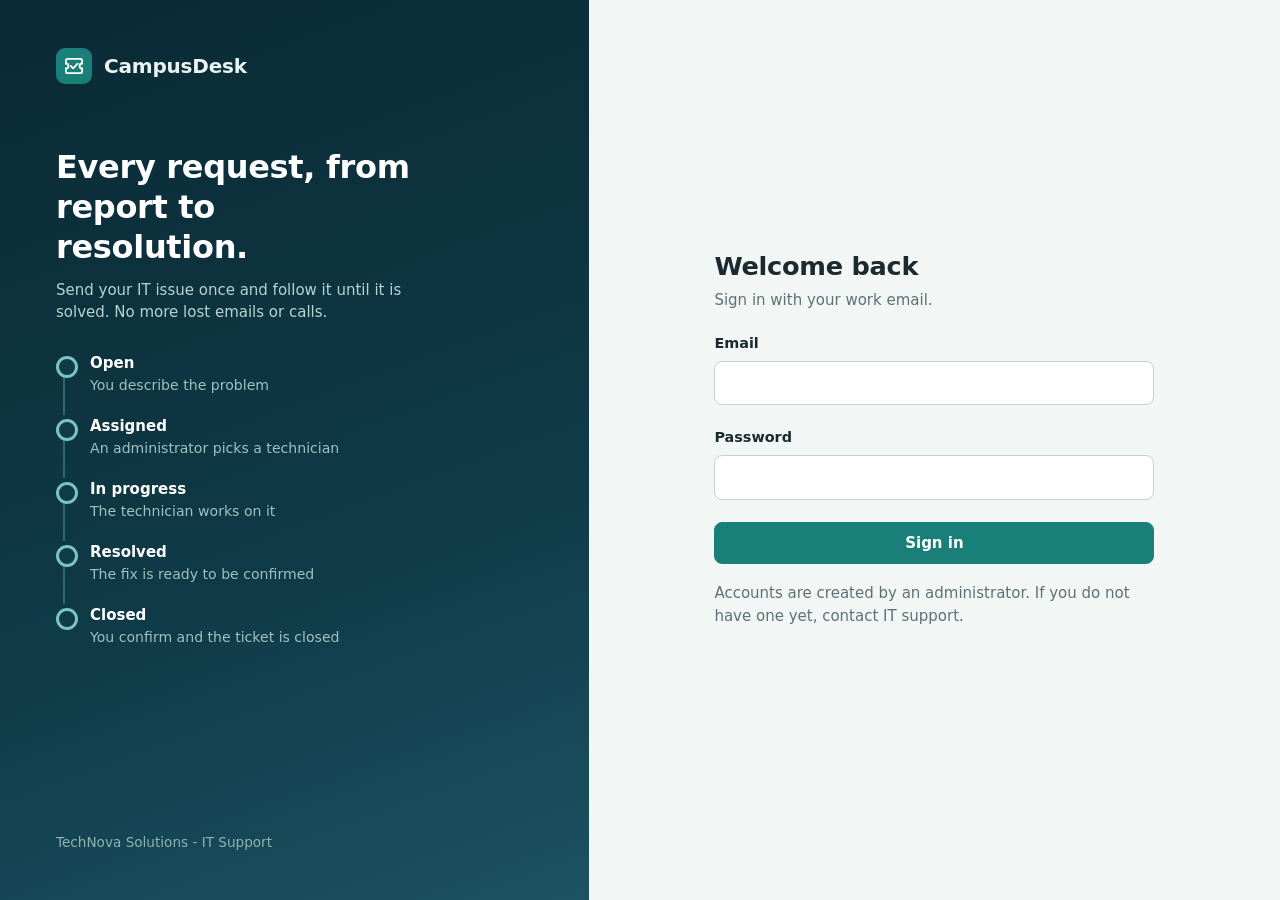
<file: campusdesk/campusdesk/frontend/index.html>
<!DOCTYPE html>
<html lang="en">
<head>
  <meta charset="UTF-8">
  <meta name="viewport" content="width=device-width, initial-scale=1">
  <meta name="color-scheme" content="only light">
  <title>Sign in - CampusDesk</title>
  <meta name="description" content="CampusDesk, the IT support portal of TechNova Solutions.">
  <link rel="icon" href="data:image/svg+xml,%3Csvg xmlns='http://www.w3.org/2000/svg' viewBox='0 0 40 40'%3E%3Crect width='40' height='40' rx='10' fill='%231b7f79'/%3E%3C/svg%3E">
  <link rel="stylesheet" href="css/styles.css">
</head>
<body>
  <div class="auth">
    <section class="auth-brand" aria-label="About CampusDesk">
      <div>
        <div class="logo" id="brand-logo"></div>
        <h2 style="margin-top:56px">Every request, from report to resolution.</h2>
        <p class="lead">Send your IT issue once and follow it until it is solved. No more lost emails or calls.</p>
        <ol class="lifecycle">
          <li style="--i:0"><strong>Open</strong><span>You describe the problem</span></li>
          <li style="--i:1"><strong>Assigned</strong><span>An administrator picks a technician</span></li>
          <li style="--i:2"><strong>In progress</strong><span>The technician works on it</span></li>
          <li style="--i:3"><strong>Resolved</strong><span>The fix is ready to be confirmed</span></li>
          <li style="--i:4"><strong>Closed</strong><span>You confirm and the ticket is closed</span></li>
        </ol>
      </div>
      <p class="auth-foot">TechNova Solutions - IT Support</p>
    </section>

    <section class="auth-panel">
      <div class="auth-card">
        <div class="banner info" id="expired-banner" hidden>Your session expired. Please sign in again.</div>
        <div id="panel-login">
          <h1>Welcome back</h1>
          <p class="sub">Sign in with your work email.</p>
          <form id="login-form" novalidate>
            <div class="field">
              <label for="login-email">Email</label>
              <input id="login-email" name="email" type="email" autocomplete="username" required>
              <span class="field-error"></span>
            </div>
            <div class="field">
              <label for="login-password">Password</label>
              <input id="login-password" name="password" type="password" autocomplete="current-password" required>
              <span class="field-error"></span>
            </div>
            <button class="btn primary block" type="submit">Sign in</button>
          </form>
          <p class="sub" style="margin-top:18px">Accounts are created by an administrator. If you do not have one yet, contact IT support.</p>
        </div>

      </div>
    </section>
  </div>
  <div id="toasts" aria-live="polite"></div>
  <script type="module" src="js/pages/auth.js"></script>
</body>
</html>
</file>
<file: campusdesk/campusdesk/frontend/css/styles.css>
/* CampusDesk - plain CSS3, no frameworks. Mobile friendly (breakpoints: 900px and 560px). */

:root {
  color-scheme: only light;
  --petrol: #0f3a47;
  --petrol-deep: #0a2a34;
  --petrol-soft: #1c5262;
  --teal: #1b7f79;
  --teal-dark: #146560;
  --teal-tint: #e3f2f0;
  --mist: #f2f6f5;
  --surface: #ffffff;
  --line: #dbe4e2;
  --text: #1b2a2f;
  --muted: #5d7277;
  --danger: #b93c36;
  --danger-tint: #fbe9e7;
  --ok: #1c8458;
  --ok-tint: #e1f4ea;
  --warn: #b9700f;
  --warn-tint: #fcefd9;
  --s-open: #34659c;
  --s-assigned: #7254ad;
  --s-progress: #b9700f;
  --s-resolved: #1c8458;
  --s-closed: #66777c;
  --radius: 10px;
  --font: "Segoe UI Variable Text", "Segoe UI", system-ui, -apple-system, "Helvetica Neue", Arial, sans-serif;
}

* { box-sizing: border-box; }
html { -webkit-text-size-adjust: 100%; }
body {
  margin: 0;
  font-family: var(--font);
  font-size: 15px;
  line-height: 1.5;
  color: var(--text);
  background: var(--mist);
}
h1, h2, h3, h4 { margin: 0; line-height: 1.25; letter-spacing: -0.01em; }
h1 { font-size: 1.6rem; font-weight: 700; }
h2 { font-size: 1.15rem; font-weight: 650; }
h3 { font-size: 1rem; font-weight: 650; }
p { margin: 0; }
a { color: var(--teal-dark); }
button, input, select, textarea { font: inherit; color: inherit; }
[hidden] { display: none !important; }
:focus-visible { outline: 3px solid #7cc5bf; outline-offset: 2px; border-radius: 4px; }

.sr-only { position: absolute; width: 1px; height: 1px; overflow: hidden; clip: rect(0 0 0 0); white-space: nowrap; }

/* ---------- buttons ---------- */
.btn {
  display: inline-flex; align-items: center; justify-content: center; gap: 8px;
  padding: 9px 16px; border-radius: 8px; border: 1px solid var(--line);
  background: var(--surface); font-weight: 600; cursor: pointer; text-decoration: none;
  transition: background .15s, border-color .15s, transform .05s;
}
.btn:hover { background: #f3f8f7; border-color: #c4d3d0; }
.btn:active { transform: translateY(1px); }
.btn.primary { background: var(--teal); border-color: var(--teal); color: #fff; }
.btn.primary:hover { background: var(--teal-dark); border-color: var(--teal-dark); }
.btn.danger { color: var(--danger); border-color: #e3bcb8; }
.btn.danger:hover { background: var(--danger-tint); }
.btn.ghost { background: transparent; border-color: transparent; }
.btn.sm { padding: 5px 10px; font-size: .85rem; }
.btn.block { width: 100%; }
.btn[disabled] { opacity: .6; cursor: not-allowed; }
.btn .spin { width: 14px; height: 14px; border-width: 2px; }

/* ---------- forms ---------- */
.field { display: grid; gap: 6px; margin-bottom: 16px; }
.field label { font-weight: 600; font-size: .9rem; }
.field .hint { color: var(--muted); font-size: .82rem; }
input[type="text"], input[type="email"], input[type="password"], input[type="search"], select, textarea {
  width: 100%; padding: 10px 12px; border: 1px solid #c4d3d0; border-radius: 8px; background: #fff;
}
textarea { min-height: 120px; resize: vertical; }
input:focus, select:focus, textarea:focus { border-color: var(--teal); outline: 3px solid #cfe9e6; }
.field.invalid input, .field.invalid select, .field.invalid textarea { border-color: var(--danger); }
.field-error { color: var(--danger); font-size: .84rem; min-height: 0; }
.form-error { background: var(--danger-tint); color: var(--danger); border-radius: 8px; padding: 10px 12px; margin-bottom: 14px; font-size: .92rem; }
.form-actions { display: flex; gap: 10px; justify-content: flex-end; margin-top: 8px; flex-wrap: wrap; }
.row-2 { display: grid; grid-template-columns: 1fr 1fr; gap: 14px; }
.checks { display: grid; gap: 8px; grid-template-columns: 1fr; }
.check { display: flex; gap: 10px; align-items: flex-start; padding: 8px 10px; border: 1px solid var(--line); border-radius: 8px; cursor: pointer; }
.check input { margin-top: 4px; accent-color: var(--teal); }
.check small { display: block; color: var(--muted); }

/* ---------- auth screen ---------- */
.auth { min-height: 100vh; display: grid; grid-template-columns: minmax(320px, 46%) 1fr; }
.auth-brand {
  background: linear-gradient(160deg, var(--petrol-deep), var(--petrol) 60%, var(--petrol-soft));
  color: #e8f3f2; padding: 48px 56px; display: flex; flex-direction: column; justify-content: space-between; gap: 40px;
}
.logo { display: inline-flex; align-items: center; gap: 12px; font-weight: 700; font-size: 1.25rem; letter-spacing: -0.01em; }
.logo svg { width: 36px; height: 36px; flex: none; }
.auth-brand h2 { font-size: 2rem; font-weight: 700; max-width: 16ch; color: #fff; }
.auth-brand p.lead { color: #b8d3d1; max-width: 42ch; margin-top: 12px; }
.lifecycle { list-style: none; margin: 28px 0 0; padding: 0; display: grid; gap: 0; }
.lifecycle li { position: relative; padding: 0 0 18px 34px; color: #d6e8e6; }
.lifecycle li::before { content: ""; position: absolute; left: 7px; top: 22px; bottom: 0; width: 2px; background: #2d6674; }
.lifecycle li:last-child::before { display: none; }
.lifecycle li::after { content: ""; position: absolute; left: 0; top: 4px; width: 16px; height: 16px; border-radius: 50%; background: var(--petrol); border: 3px solid #7cc5bf; }
.lifecycle strong { display: block; color: #fff; }
.lifecycle span { font-size: .88rem; color: #9fc2c0; }
.auth-foot { font-size: .85rem; color: #8fb3b1; }
.auth-panel { display: grid; place-items: center; padding: 32px 20px; }
.auth-card { width: 100%; max-width: 440px; }
.auth-card h1 { margin-bottom: 6px; }
.auth-card .sub { color: var(--muted); margin-bottom: 22px; }
.tabs { display: flex; gap: 4px; background: #e6eeec; padding: 4px; border-radius: 10px; margin-bottom: 22px; }
.tabs button { flex: 1; border: 0; background: transparent; padding: 9px 12px; border-radius: 8px; font-weight: 600; color: var(--muted); cursor: pointer; }
.tabs button[aria-selected="true"] { background: #fff; color: var(--text); box-shadow: 0 1px 2px rgba(15, 58, 71, .12); }
.banner { padding: 10px 12px; border-radius: 8px; margin-bottom: 16px; font-size: .92rem; }
.banner.info { background: var(--teal-tint); color: var(--teal-dark); }

/* ---------- app shell ---------- */
.shell { display: grid; grid-template-columns: 264px 1fr; min-height: 100vh; }
.sidebar {
  background: var(--petrol); color: #d6e8e6; padding: 22px 16px; display: flex; flex-direction: column; gap: 22px;
  position: sticky; top: 0; height: 100vh; overflow-y: auto;
}
.sidebar .logo { color: #fff; padding: 0 8px; }
.nav { display: grid; gap: 4px; }
.nav a {
  display: flex; align-items: center; gap: 12px; padding: 10px 12px; border-radius: 8px; color: #cfe3e1; text-decoration: none; font-weight: 550;
}
.nav a svg { width: 20px; height: 20px; flex: none; }
.nav a:hover { background: rgba(255, 255, 255, .08); }
.nav a[aria-current="page"] { background: #fff; color: var(--petrol); }
.user-card { margin-top: auto; padding: 14px; border-radius: 10px; background: rgba(255, 255, 255, .07); display: grid; gap: 4px; }
.user-card .name { color: #fff; font-weight: 650; overflow-wrap: anywhere; }
.user-card .meta { font-size: .82rem; color: #a9c8c5; overflow-wrap: anywhere; }
.user-card .btn { margin-top: 8px; background: transparent; color: #fff; border-color: rgba(255, 255, 255, .3); }
.user-card .btn:hover { background: rgba(255, 255, 255, .12); }
.main { min-width: 0; display: flex; flex-direction: column; }
.topbar { display: none; align-items: center; gap: 12px; padding: 12px 16px; background: var(--petrol); color: #fff; position: sticky; top: 0; z-index: 20; }
.topbar button { background: transparent; border: 1px solid rgba(255, 255, 255, .35); color: #fff; border-radius: 8px; padding: 6px 10px; cursor: pointer; }
.content { padding: 32px 36px 56px; max-width: 1240px; width: 100%; }
.page-head { display: flex; align-items: flex-end; justify-content: space-between; gap: 16px; flex-wrap: wrap; margin-bottom: 24px; }
.page-head p { color: var(--muted); margin-top: 4px; }
.scrim { display: none; }

/* ---------- cards, stats ---------- */
.card { background: var(--surface); border: 1px solid var(--line); border-radius: var(--radius); padding: 20px; }
.card + .card { margin-top: 18px; }
.card-head { display: flex; align-items: center; justify-content: space-between; gap: 12px; margin-bottom: 14px; flex-wrap: wrap; }
.stats { display: grid; grid-template-columns: repeat(auto-fit, minmax(160px, 1fr)); gap: 14px; margin-bottom: 22px; }
.stat { background: var(--surface); border: 1px solid var(--line); border-radius: var(--radius); padding: 16px 18px; border-top: 4px solid var(--line); }
.stat .value { font-size: 2rem; font-weight: 700; line-height: 1.1; }
.stat .label { color: var(--muted); font-size: .88rem; margin-top: 4px; }
.stat.total { border-top-color: var(--petrol); }
.stat.open { border-top-color: var(--s-open); }
.stat.assigned { border-top-color: var(--s-assigned); }
.stat.progress { border-top-color: var(--s-progress); }
.stat.resolved { border-top-color: var(--s-resolved); }
.stat.closed { border-top-color: var(--s-closed); }
.stat.cancelled { border-top-color: #b98a8a; }
.two-col { display: grid; grid-template-columns: 1.6fr 1fr; gap: 18px; align-items: start; }
.two-col .card + .card { margin-top: 0; }
.bars { display: grid; gap: 12px; }
.bar-row { display: grid; grid-template-columns: 84px 1fr 34px; align-items: center; gap: 10px; font-size: .9rem; }
.bar-track { height: 10px; background: #e6eeec; border-radius: 99px; overflow: hidden; }
.bar-fill { height: 100%; border-radius: 99px; background: var(--teal); }
.bar-fill.CRITICAL { background: var(--danger); }
.bar-fill.HIGH { background: #d08a1c; }
.bar-fill.MEDIUM { background: var(--s-open); }
.bar-fill.LOW { background: #8aa0a5; }
.mini-list { list-style: none; margin: 0; padding: 0; display: grid; }
.mini-list li { padding: 12px 0; border-top: 1px solid var(--line); display: flex; justify-content: space-between; gap: 12px; align-items: center; }
.mini-list li:first-child { border-top: 0; padding-top: 0; }
.mini-list a { font-weight: 600; text-decoration: none; color: var(--text); }
.mini-list a:hover { color: var(--teal-dark); text-decoration: underline; }
.mini-list small { color: var(--muted); display: block; }

/* ---------- badges ---------- */
.badge { display: inline-flex; align-items: center; gap: 6px; padding: 2px 10px; border-radius: 99px; font-size: .78rem; font-weight: 650; white-space: nowrap; background: #e6eeec; color: #3d5359; }
.badge::before { content: ""; width: 7px; height: 7px; border-radius: 50%; background: currentColor; }
.badge.OPEN { background: #e3edf8; color: var(--s-open); }
.badge.ASSIGNED { background: #eee8f8; color: var(--s-assigned); }
.badge.IN_PROGRESS { background: var(--warn-tint); color: var(--s-progress); }
.badge.RESOLVED { background: var(--ok-tint); color: var(--s-resolved); }
.badge.CLOSED { background: #e8eceb; color: var(--s-closed); }
.badge.CANCELLED { background: #f3e9e9; color: #8a4b4b; }
.badge.LOW { background: #e8eceb; color: #55696e; }
.badge.MEDIUM { background: #e3edf8; color: var(--s-open); }
.badge.HIGH { background: var(--warn-tint); color: var(--s-progress); }
.badge.CRITICAL { background: var(--danger-tint); color: var(--danger); }
.badge.plain::before { display: none; }
.chip { display: inline-block; padding: 2px 9px; border-radius: 6px; background: var(--teal-tint); color: var(--teal-dark); font-size: .78rem; font-weight: 600; margin: 2px 4px 2px 0; }

/* ---------- tables ---------- */
.filters { display: flex; flex-wrap: wrap; gap: 12px; align-items: flex-end; margin-bottom: 16px; }
.filters .field { margin: 0; min-width: 150px; }
.table-wrap { overflow-x: auto; }
table { width: 100%; border-collapse: collapse; }
th { text-align: left; font-size: .8rem; color: var(--muted); font-weight: 650; padding: 10px 12px; border-bottom: 1px solid var(--line); white-space: nowrap; }
td { padding: 12px; border-bottom: 1px solid #edf2f1; vertical-align: middle; }
tbody tr:last-child td { border-bottom: 0; }
tbody tr.clickable { cursor: pointer; }
tbody tr.clickable:hover { background: #f5faf9; }
td .title { font-weight: 600; color: var(--text); text-decoration: none; }
td .title:hover { color: var(--teal-dark); text-decoration: underline; }
td small { color: var(--muted); display: block; }
.id { color: var(--muted); font-variant-numeric: tabular-nums; }
.inline-actions { display: flex; gap: 8px; align-items: center; flex-wrap: wrap; }
.inline-actions select { width: auto; min-width: 150px; padding: 6px 10px; }

/* ---------- states ---------- */
.empty { text-align: center; padding: 40px 16px; color: var(--muted); }
.empty strong { display: block; color: var(--text); font-size: 1.05rem; margin-bottom: 4px; }
.spin { display: inline-block; width: 22px; height: 22px; border: 3px solid #cfe0dd; border-top-color: var(--teal); border-radius: 50%; animation: spin .8s linear infinite; }
.loading { display: flex; align-items: center; justify-content: center; gap: 12px; padding: 40px; color: var(--muted); }
@keyframes spin { to { transform: rotate(360deg); } }
#toasts { position: fixed; right: 20px; bottom: 20px; display: grid; gap: 10px; z-index: 100; max-width: min(380px, calc(100vw - 40px)); }
.toast { background: var(--petrol-deep); color: #fff; padding: 12px 16px; border-radius: 10px; box-shadow: 0 8px 24px rgba(10, 42, 52, .3); animation: pop .2s ease-out; }
.toast.error { background: var(--danger); }
.toast.success { background: var(--ok); }
@keyframes pop { from { transform: translateY(8px); opacity: 0; } to { transform: none; opacity: 1; } }

/* ---------- dialogs ---------- */
dialog.modal { border: 0; border-radius: 14px; padding: 0; width: min(560px, calc(100vw - 24px)); max-height: calc(100vh - 32px); box-shadow: 0 24px 60px rgba(10, 42, 52, .35); }
dialog.modal::backdrop { background: rgba(10, 42, 52, .55); }
.modal-body { padding: 24px; overflow-y: auto; max-height: calc(100vh - 32px); }
.modal-body h2 { margin-bottom: 16px; }

/* ---------- ticket detail ---------- */
.stepper { list-style: none; display: grid; grid-template-columns: repeat(5, 1fr); gap: 0; margin: 0 0 22px; padding: 0; }
.stepper li { position: relative; text-align: center; font-size: .82rem; color: var(--muted); padding-top: 30px; }
.stepper li::before { content: ""; position: absolute; top: 8px; left: 50%; width: 100%; height: 3px; background: var(--line); }
.stepper li:last-child::before { display: none; }
.stepper li::after { content: ""; position: absolute; top: 0; left: 50%; transform: translateX(-50%); width: 19px; height: 19px; border-radius: 50%; background: #fff; border: 3px solid var(--line); }
.stepper li.done { color: var(--text); }
.stepper li.done::before { background: var(--teal); }
.stepper li.done::after { background: var(--teal); border-color: var(--teal); }
.stepper li.current { color: var(--teal-dark); font-weight: 700; }
.stepper li.current::after { background: #fff; border-color: var(--teal); box-shadow: 0 0 0 4px #cfe9e6; }
.detail-grid { display: grid; grid-template-columns: minmax(0, 1.7fr) minmax(0, 1fr); gap: 18px; align-items: start; }
.detail-grid > div > .card + .card { margin-top: 18px; }
.description { white-space: pre-wrap; overflow-wrap: anywhere; }
.kv { display: grid; grid-template-columns: 120px 1fr; gap: 10px 12px; font-size: .92rem; }
.kv dt { color: var(--muted); }
.kv dd { margin: 0; overflow-wrap: anywhere; }
.actions-panel { display: grid; gap: 10px; }
.comment { padding: 14px 0; border-top: 1px solid var(--line); }
.comment:first-child { border-top: 0; padding-top: 0; }
.comment header { display: flex; justify-content: space-between; gap: 10px; flex-wrap: wrap; font-size: .88rem; margin-bottom: 4px; }
.comment header strong { font-weight: 650; }
.comment header span { color: var(--muted); }
.comment p { white-space: pre-wrap; overflow-wrap: anywhere; }
.timeline { list-style: none; margin: 0; padding: 0; }
.timeline li { position: relative; padding: 0 0 18px 24px; font-size: .9rem; }
.timeline li::before { content: ""; position: absolute; left: 4px; top: 8px; bottom: -2px; width: 2px; background: var(--line); }
.timeline li:last-child { padding-bottom: 0; }
.timeline li:last-child::before { display: none; }
.timeline li::after { content: ""; position: absolute; left: 0; top: 6px; width: 10px; height: 10px; border-radius: 50%; background: var(--teal); }
.timeline .when { color: var(--muted); font-size: .82rem; display: block; }
.timeline .note { color: var(--muted); display: block; }
.locked { background: var(--teal-tint); color: var(--teal-dark); border-radius: 8px; padding: 10px 12px; font-size: .9rem; }

/* ---------- admin ---------- */
.role-grid { display: grid; grid-template-columns: repeat(auto-fill, minmax(280px, 1fr)); gap: 16px; }
.role-card { border: 1px solid var(--line); border-radius: var(--radius); padding: 16px; background: #fff; display: grid; gap: 10px; align-content: start; }
.role-card header { display: flex; justify-content: space-between; align-items: center; gap: 8px; }
.role-card p { color: var(--muted); font-size: .9rem; }
.admin-tabs { display: flex; gap: 6px; border-bottom: 1px solid var(--line); margin-bottom: 20px; overflow-x: auto; }
.admin-tabs button { border: 0; background: transparent; padding: 10px 16px; font-weight: 600; color: var(--muted); cursor: pointer; border-bottom: 3px solid transparent; white-space: nowrap; }
.admin-tabs button[aria-selected="true"] { color: var(--teal-dark); border-bottom-color: var(--teal); }

/* ---------- responsive ---------- */
@media (max-width: 900px) {
  .auth { grid-template-columns: 1fr; }
  .auth-brand { padding: 28px 24px; gap: 20px; }
  .auth-brand h2 { font-size: 1.5rem; }
  .lifecycle { display: none; }
  .shell { grid-template-columns: 1fr; }
  .sidebar { position: fixed; z-index: 40; left: 0; top: 0; width: 280px; transform: translateX(-100%); transition: transform .2s; }
  body.menu-open .sidebar { transform: none; }
  body.menu-open .scrim { display: block; position: fixed; inset: 0; background: rgba(10, 42, 52, .5); z-index: 30; }
  .topbar { display: flex; }
  .content { padding: 22px 16px 48px; }
  .two-col, .detail-grid { grid-template-columns: 1fr; }
}
@media (max-width: 640px) {
  .row-2 { grid-template-columns: 1fr; }
  table.stack thead { display: none; }
  table.stack, table.stack tbody, table.stack tr, table.stack td { display: block; width: 100%; }
  table.stack tr { border: 1px solid var(--line); border-radius: 10px; padding: 8px 12px; margin-bottom: 12px; background: #fff; }
  table.stack td { border: 0; padding: 6px 0; display: flex; justify-content: space-between; gap: 12px; text-align: right; }
  table.stack td::before { content: attr(data-label); color: var(--muted); font-size: .8rem; font-weight: 600; text-align: left; flex: none; }
  .stepper li { font-size: .7rem; }
  .kv { grid-template-columns: 100px 1fr; }
  .filters .field { flex: 1 1 140px; }
}
/* ---------- motion and interaction ---------- */
@keyframes rise { from { opacity: 0; transform: translateY(14px); } to { opacity: 1; transform: none; } }
@keyframes fade { from { opacity: 0; } to { opacity: 1; } }
@keyframes dialogIn { from { opacity: 0; transform: translateY(16px) scale(.98); } to { opacity: 1; transform: none; } }
@keyframes shimmer { to { background-position: -200% 0; } }
@keyframes pulse { 0% { box-shadow: 0 0 0 0 rgba(27, 127, 121, .45); } 70% { box-shadow: 0 0 0 10px rgba(27, 127, 121, 0); } 100% { box-shadow: 0 0 0 0 rgba(27, 127, 121, 0); } }

.content > * { animation: rise .5s cubic-bezier(.2, .7, .2, 1) both; }
.content > *:nth-child(2) { animation-delay: .06s; }
.content > *:nth-child(3) { animation-delay: .12s; }
.content > *:nth-child(4) { animation-delay: .18s; }
.auth-card { animation: rise .55s cubic-bezier(.2, .7, .2, 1) both; }
.auth-brand .lifecycle li { animation: rise .5s both; animation-delay: calc(var(--i, 0) * 90ms + .15s); }
body { transition: opacity .18s ease; }
body.leaving { opacity: 0; }

.stat { animation: rise .5s cubic-bezier(.2, .7, .2, 1) both; animation-delay: calc(var(--i, 0) * 70ms); }
.stat, .role-card, .card { transition: transform .22s ease, box-shadow .22s ease, border-color .22s ease; }
.stat:hover, .role-card:hover { transform: translateY(-3px); box-shadow: 0 12px 26px rgba(15, 58, 71, .10); border-color: #c4d6d3; }
.bar-fill { transition: width .9s cubic-bezier(.2, .7, .2, 1); }

.btn { transition: background .18s, border-color .18s, transform .12s, box-shadow .18s; }
.btn.primary:hover { box-shadow: 0 6px 16px rgba(27, 127, 121, .32); transform: translateY(-1px); }
.btn.primary:active { transform: translateY(1px); box-shadow: none; }
input, select, textarea { transition: border-color .15s, outline-color .15s, background .15s; }
.nav a { transition: background .18s, color .18s, transform .18s; }
.nav a:hover { transform: translateX(3px); }
.sidebar { transition: transform .25s ease; }
.badge { transition: background .2s, color .2s; }
.tabs button, .admin-tabs button { transition: background .18s, color .18s, border-color .18s; }
tbody tr { transition: background .15s; }
tbody tr.row-in { animation: rise .35s both; animation-delay: calc(var(--i, 0) * 28ms); }
#panel > *, #list > * { animation: fade .3s both; }
.stepper li::before, .stepper li::after { transition: background .4s, border-color .4s; }
.stepper li.current::after { animation: pulse 2s infinite; }
.timeline li, .comment { animation: rise .4s both; animation-delay: calc(var(--i, 0) * 50ms); }

.skeleton { background: linear-gradient(90deg, #e6eeec 25%, #f3f8f7 40%, #e6eeec 65%); background-size: 200% 100%; animation: shimmer 1.3s linear infinite; border-radius: 10px; }
.skeleton.stat-sk { height: 92px; }
.skeleton.line { height: 16px; margin: 12px 0; }

dialog.modal[open] { animation: dialogIn .24s cubic-bezier(.2, .7, .2, 1); }
dialog.modal[open]::backdrop { animation: fade .24s ease-out; }
.toast { transition: opacity .25s, transform .25s; }
.toast.leaving { opacity: 0; transform: translateX(24px); }
.search-field { flex: 1 1 220px; }

@media (prefers-reduced-motion: reduce) {
  * { animation: none !important; transition: none !important; }
}

/* ---------- pagination, audit and team statistics ---------- */
.pager { display: flex; flex-wrap: wrap; align-items: center; justify-content: space-between; gap: 12px; margin-top: 14px; }
.pager .inline-actions { display: flex; gap: 8px; align-items: center; }
.filters .field input[type="date"] { min-width: 150px; }
.comment header .btn { margin-left: 10px; }
.perf-grid { display: grid; grid-template-columns: 1fr 1fr; gap: 18px; margin-top: 18px; }
.big-number { font-size: 2rem; font-weight: 700; line-height: 1.1; }
@media (max-width: 860px) { .perf-grid { grid-template-columns: 1fr; } }
</file>
